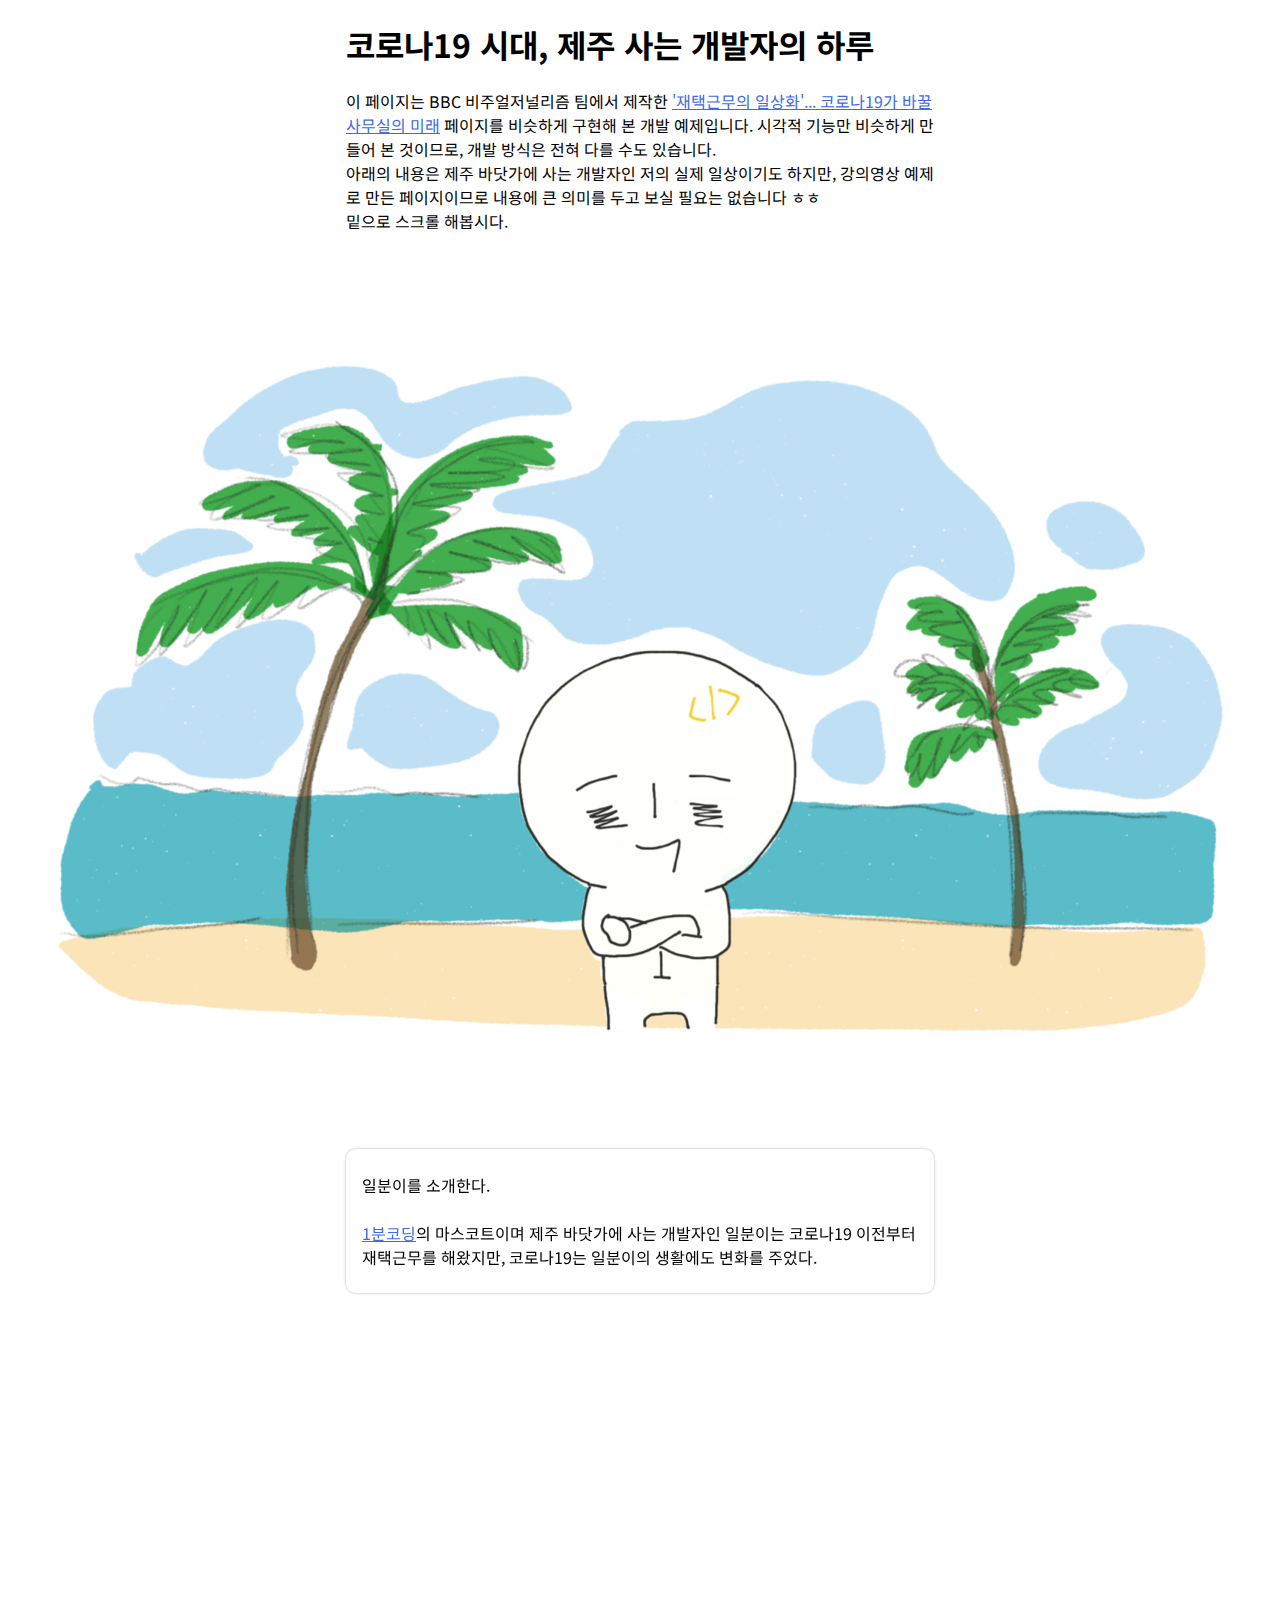
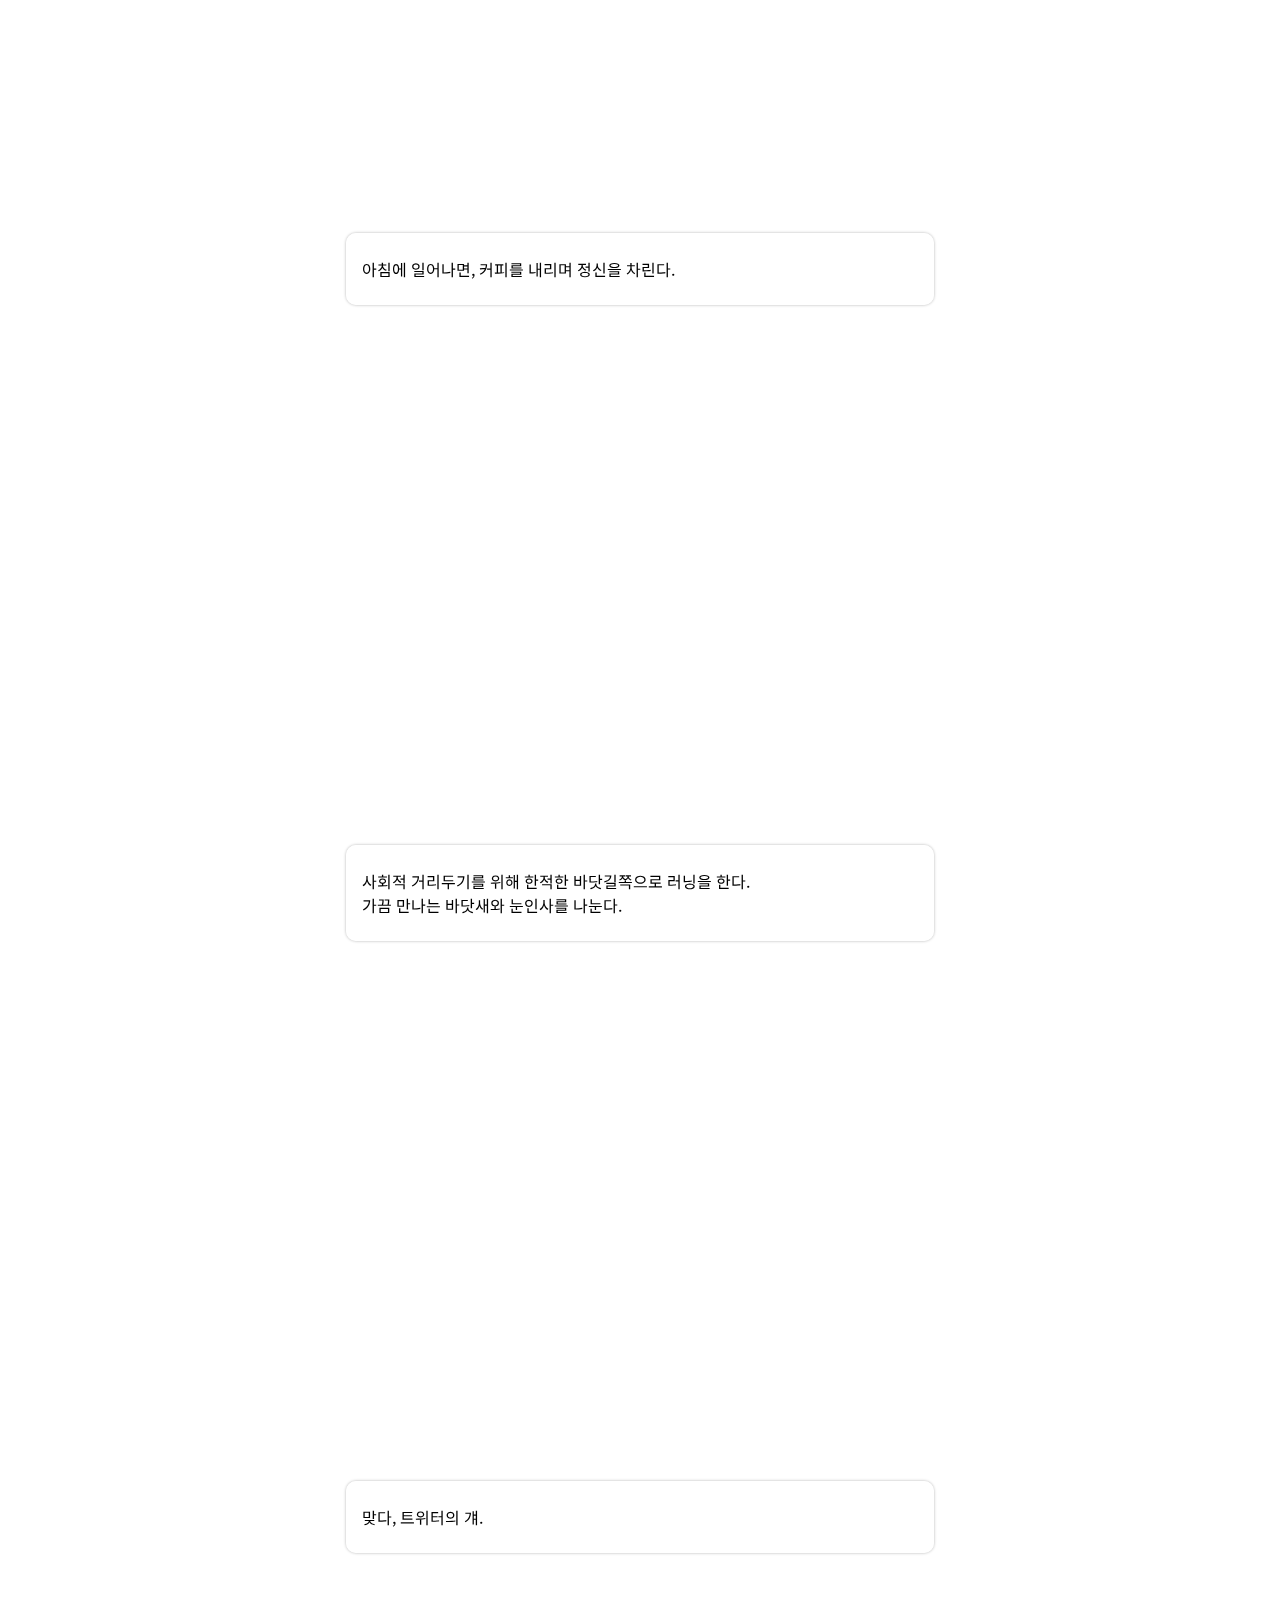
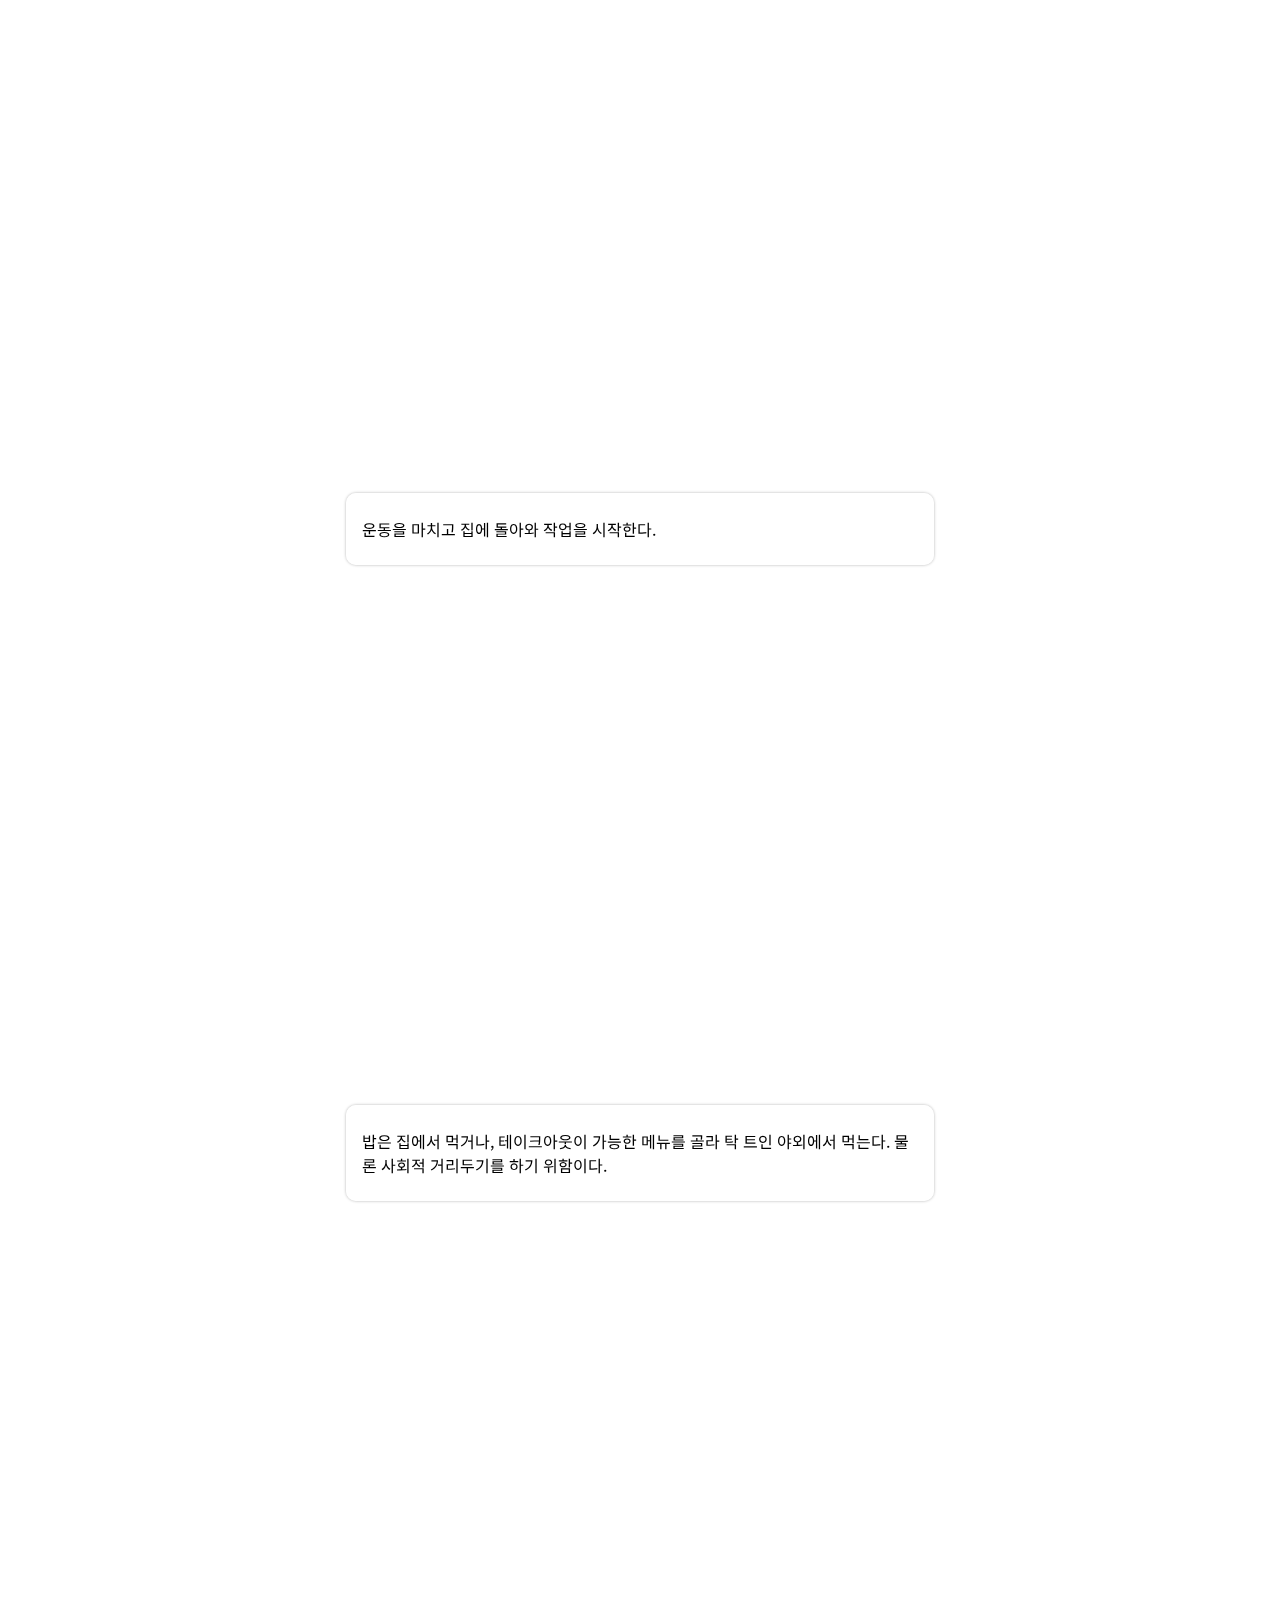
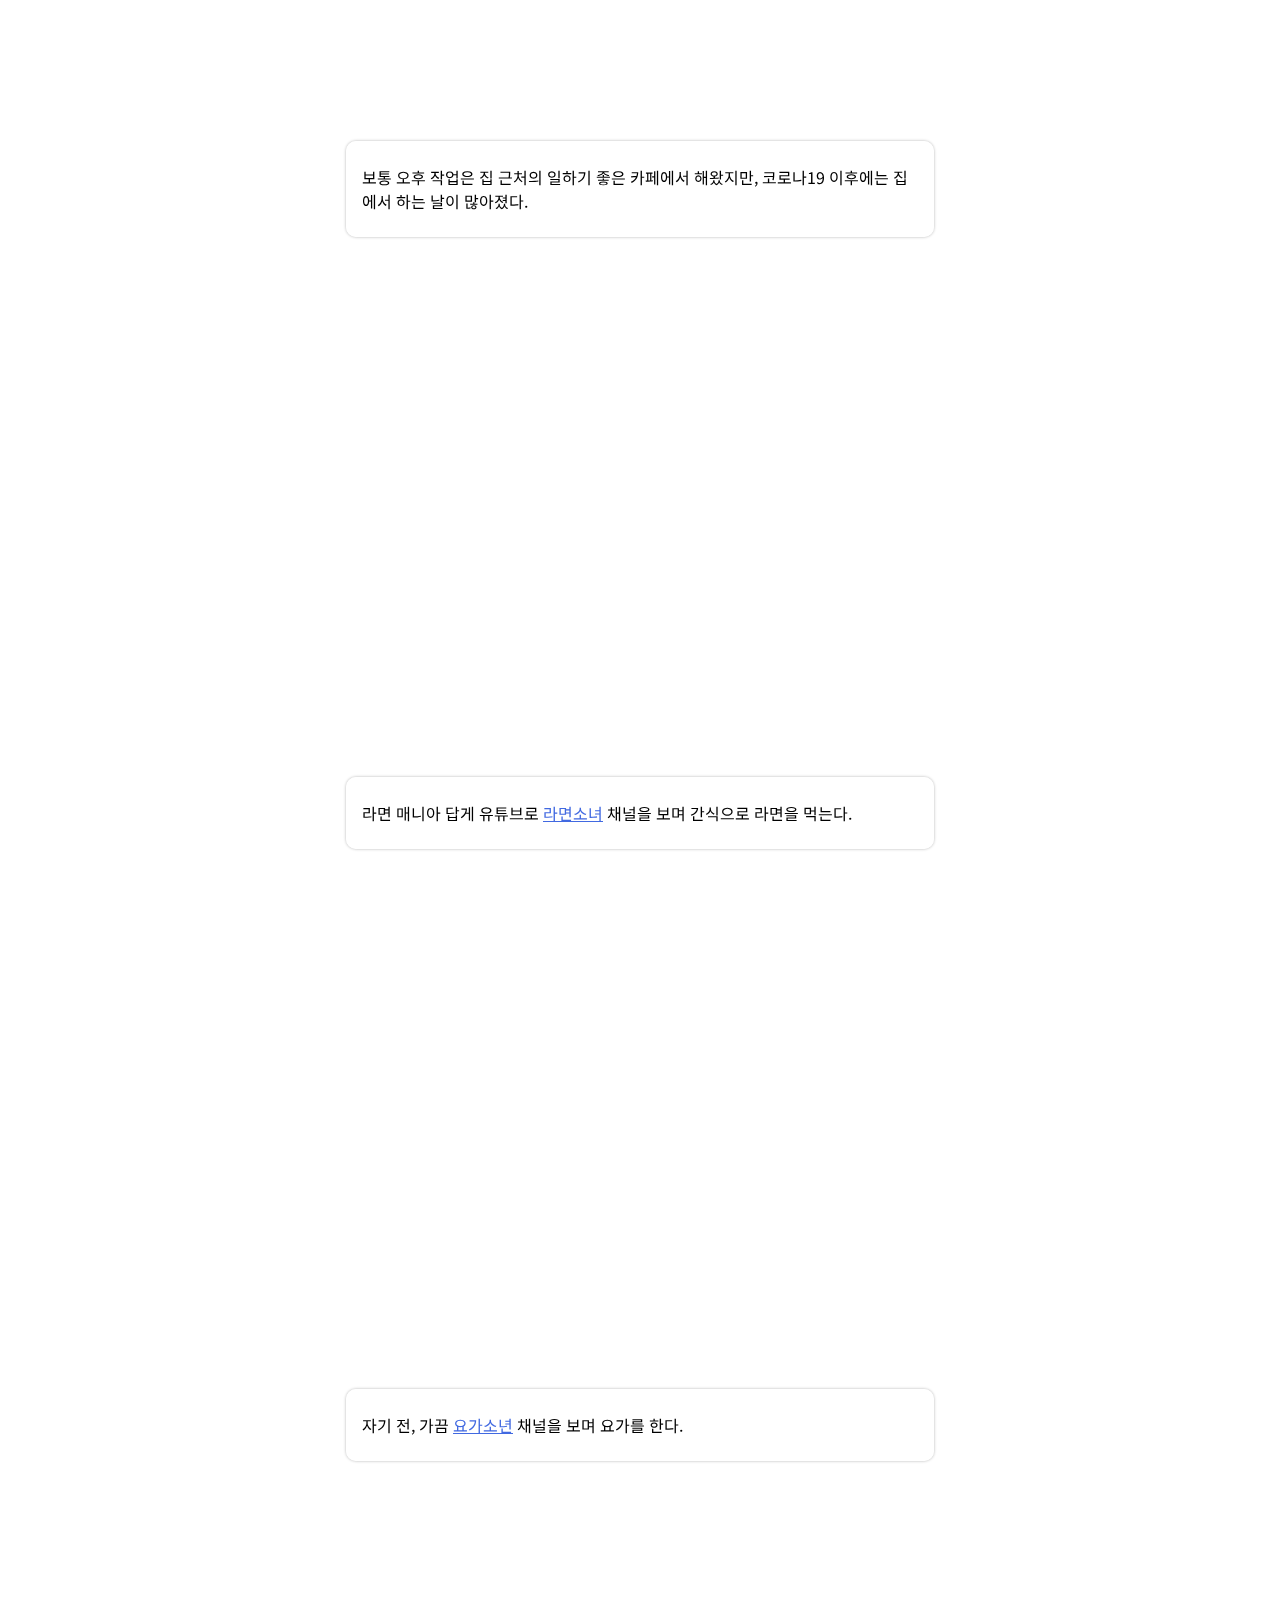
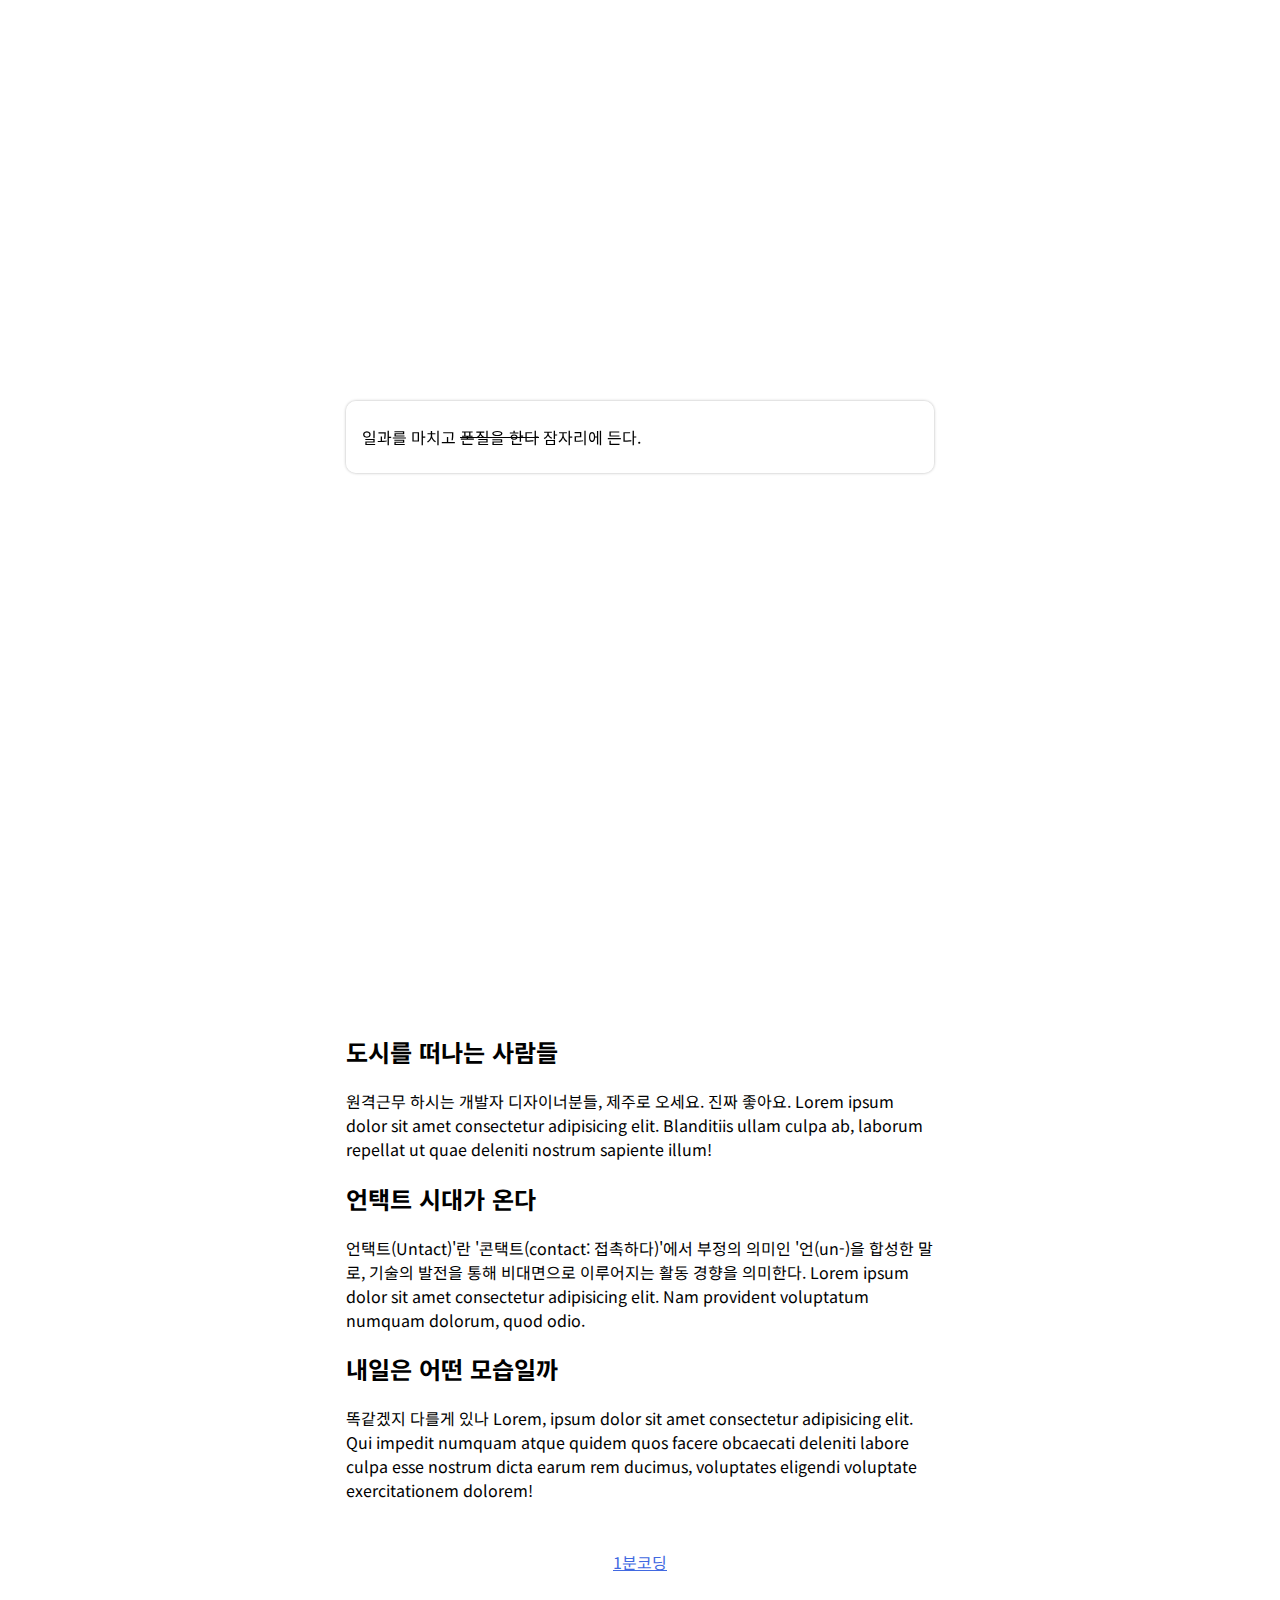
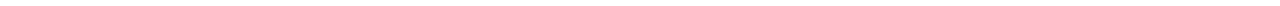
<file: interactive/index.html>
<!DOCTYPE html>
<html lang="ko">
<head>
    <meta charset="UTF-8">
    <meta http-equiv="X-UA-Compatible" content="IE=edge">
    <meta name="viewport" content="width=device-width, initial-scale=1.0">
    <title>BBC Interactive Animation</title>

    <link href="https://fonts.googleapis.com/css2?family=Noto+Sans+KR:wght@400;700&display=swap" rel="stylesheet">
    <link rel="stylesheet" href="index.css">
    <script defer src="index.js"></script>
</head>
<body>
	<header class="header">
		<div class="global-width">
			<h1 class="page-title">코로나19 시대, 제주 사는 개발자의 하루</h1>
			<p>
				이 페이지는 BBC 비주얼저널리즘 팀에서 제작한 <a href="https://www.bbc.com/korean/resources/idt-48d3c9a7-4063-4289-9726-611b5ea9d7b5" target="_blank">'재택근무의 일상화'... 코로나19가 바꿀 사무실의 미래</a> 페이지를 비슷하게 구현해 본 개발 예제입니다. 시각적 기능만 비슷하게 만들어 본 것이므로, 개발 방식은 전혀 다를 수도 있습니다.<br>아래의 내용은 제주 바닷가에 사는 개발자인 저의 실제 일상이기도 하지만, 강의영상 예제로 만든 페이지이므로 내용에 큰 의미를 두고 보실 필요는 없습니다 ㅎㅎ<br>밑으로 스크롤 해봅시다.
			</p>
		</div>
	</header>
	<section class="scroll-content">
		<div class="scroll-graphic">
			<div class="graphic-item"><img class="scene-img" src="images/00.png" alt=""></div>
			<div class="graphic-item"><img class="scene-img" src="images/01.png" alt=""></div>
			<div class="graphic-item" data-action="birdFlies">
                <!-- HTML에 선언-->
				<img class="bird" src="images/bird.gif" data-action="birdFlies" alt="">
				<img class="scene-img" src="images/02.png" alt="">
			</div>
			<div class="graphic-item"><img class="scene-img" src="images/bird.gif" alt=""></div>
			<div class="graphic-item"><img class="scene-img" src="images/03.png" alt=""></div>
			<div class="graphic-item" data-action="birdFlies2">
				<img class="bird" src="images/bird.gif" data-action="birdFlies2" alt="">
				<img class="scene-img" src="images/04.png" alt="">
			</div>
            <div class="graphic-item"><img class="scene-img" src="images/05.png" alt=""></div>
			<div class="graphic-item"><img class="scene-img" src="images/06.png" alt=""></div>
			<div class="graphic-item"><img class="scene-img" src="images/07.png" alt=""></div>
			<div class="graphic-item"><img class="scene-img" src="images/08.png" alt=""></div>
		</div>
		<div class="scroll-text global-width">
			<div class="step">
				<p>
					일분이를 소개한다.<br><br><a href="https://studiomeal.com" target="_blank">1분코딩</a>의 마스코트이며 제주 바닷가에 사는 개발자인 일분이는 코로나19 이전부터 재택근무를 해왔지만, 코로나19는 일분이의 생활에도 변화를 주었다.
				</p>
			</div>
			<div class="step">
				<p>
					아침에 일어나면, 커피를 내리며 정신을 차린다.
				</p>
			</div>
			<div class="step">
				<p>
					사회적 거리두기를 위해 한적한 바닷길쪽으로 러닝을 한다.<br>가끔 만나는 바닷새와 눈인사를 나눈다.
				</p>
			</div>
			<div class="step">
				<p>
					맞다, 트위터의 걔.
				</p>
			</div>
			<div class="step">
				<p>
					운동을 마치고 집에 돌아와 작업을 시작한다.
				</p>
			</div>
			<div class="step">
				<p>
					밥은 집에서 먹거나, 테이크아웃이 가능한 메뉴를 골라 탁 트인 야외에서 먹는다. 물론 사회적 거리두기를 하기 위함이다.
				</p>
			</div>
			<div class="step">
				<p>
					보통 오후 작업은 집 근처의 일하기 좋은 카페에서 해왔지만, 코로나19 이후에는 집에서 하는 날이 많아졌다.
				</p>
			</div>
			<div class="step">
				<p>
					라면 매니아 답게 유튜브로 <a href="https://www.youtube.com/channel/UCYzTR8jV9_xv1p25N2dNBQQ" target="_blank">라면소녀</a> 채널을 보며 간식으로 라면을 먹는다.
				</p>
			</div>
			<div class="step">
				<p>
					자기 전, 가끔 <a href="https://www.youtube.com/channel/UCkTRKCuFrRiXQm_gMG1uDvg" target="_blank">요가소년</a> 채널을 보며 요가를 한다.
				</p>
			</div>
			<div class="step">
				<p>
					일과를 마치고 <span class="strikethrough">폰질을 한다</span> 잠자리에 든다.
				</p>
			</div>
		</div>
	</section>
	<section class="normal-content global-width">
		<h2>도시를 떠나는 사람들</h2>
		<p>원격근무 하시는 개발자 디자이너분들, 제주로 오세요. 진짜 좋아요. Lorem ipsum dolor sit amet consectetur adipisicing elit. Blanditiis ullam culpa ab, laborum repellat ut quae deleniti nostrum sapiente illum!</p>
		<h2>언택트 시대가 온다</h2>
		<p>언택트(Untact)'란 '콘택트(contact: 접촉하다)'에서 부정의 의미인 '언(un-)을 합성한 말로, 기술의 발전을 통해 비대면으로 이루어지는 활동 경향을 의미한다. Lorem ipsum dolor sit amet consectetur adipisicing elit. Nam provident voluptatum numquam dolorum, quod odio.</p>
		<h2>내일은 어떤 모습일까</h2>
		<p>똑같겠지 다를게 있나 Lorem, ipsum dolor sit amet consectetur adipisicing elit. Qui impedit numquam atque quidem quos facere obcaecati deleniti labore culpa esse nostrum dicta earum rem ducimus, voluptates eligendi voluptate exercitationem dolorem!</p>
	</section>
	<footer class="global-footer">
		<a href="https://www.youtube.com/channel/UC_s1FC7s5YVwDImzv-WG93Q" target="blank">1분코딩</a>
	</footer>
</body>
</html>
</file>
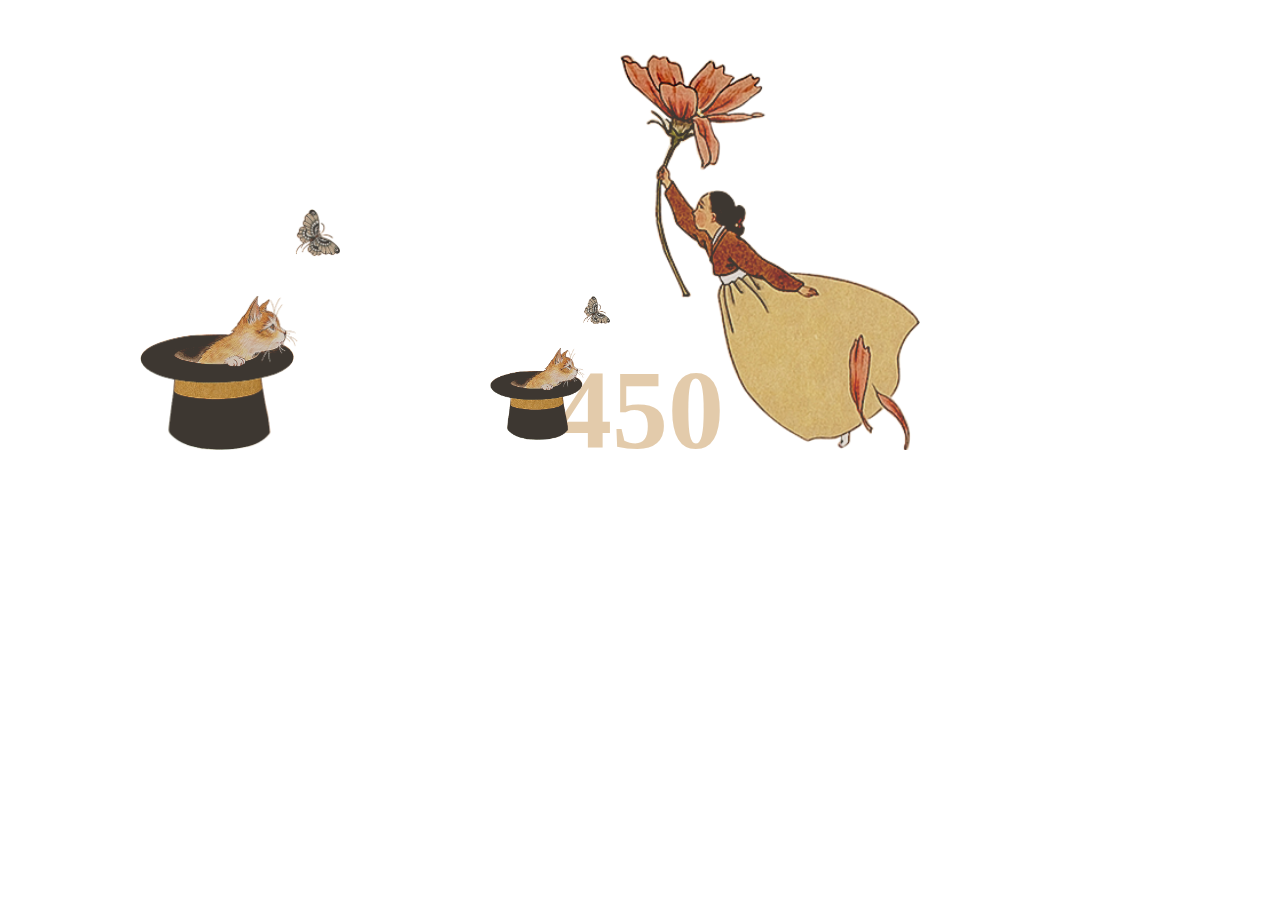
<file: requestAnimationFrame/index.html>
<!DOCTYPE html>
<html lang="ko">

<head>
    <meta charset="UTF-8">
    <meta name="author" content="studiumx">
    <meta name="description" content="studium.ai">
    <meta http-equiv="X-UA-conpatible" content="IE-edge">
    <meta name="viewport" content="width=device-width, initial-scale=1.0">
    <title>requestAnimationFrame</title>

    <!-- S : FONT -->
    <link href="https://fonts.googleapis.com/css?family=Noto+Sans+KR&display=swap" rel="stylesheet">
    <link href="https://fonts.googleapis.com/css?family=Noto+Sans+KR:100,300,400,500,700,900&display=swap"
        rel="stylesheet">
    <link href="https://fonts.googleapis.com/css?family=Noto+Serif+KR:400,500,700&display=swap" rel="stylesheet">
    <!--// E : FONT -->

    <!-- S : CSS -->
    <link rel="stylesheet" href="./css/common.css">
    <!-- //E : CSS -->

    <!-- S : JS -->
    <script async src="./js/script.js"></script>
    <!--//E : JS -->

</head>

<body>
    <div id="wrap">
        <img class="ico-cat" src="./img/bg_el_today.png" alt="">
        <img class="img_hat" src="./img/bg_el_today.png" alt="X은">
        <img class="img_women" src="./img/bg_el_video.png" alt="X은">
        <div class="value">requestAnimationFrame</div>
    </div>
</body>

</html>
</file>
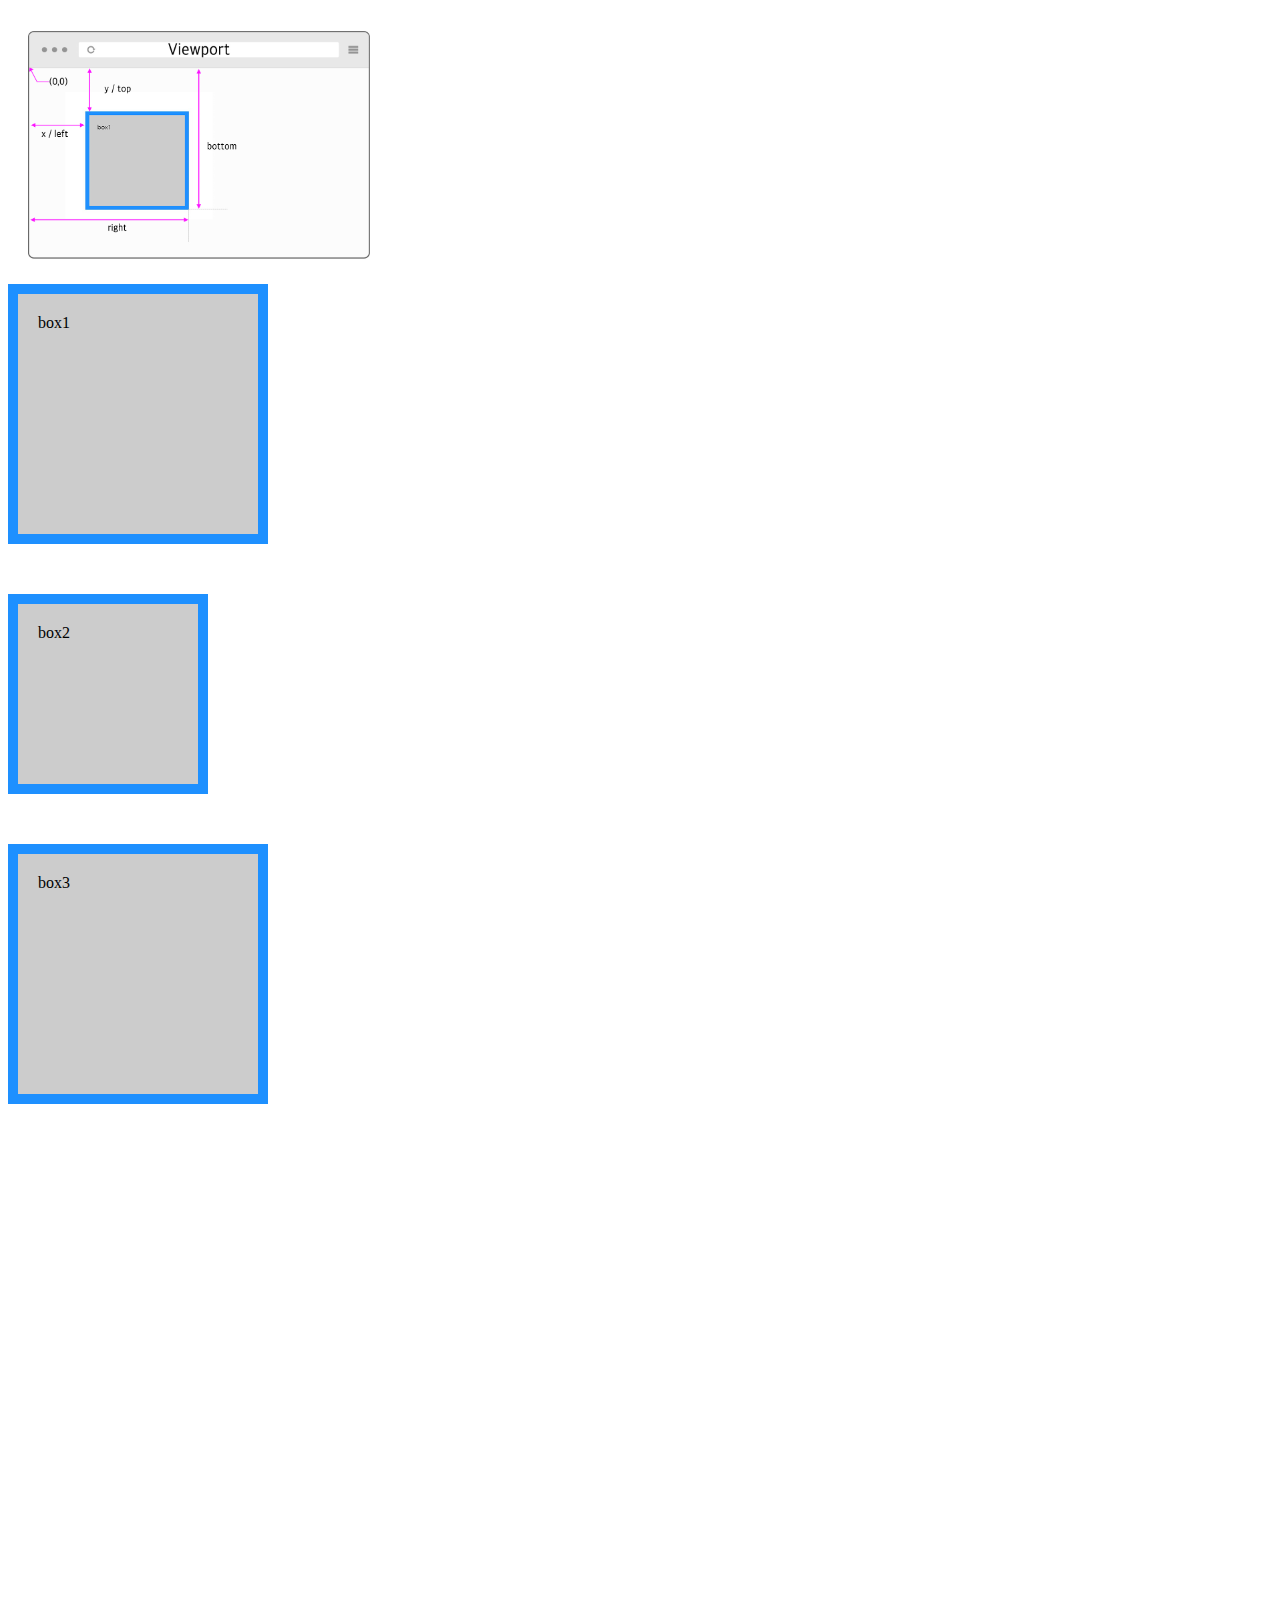
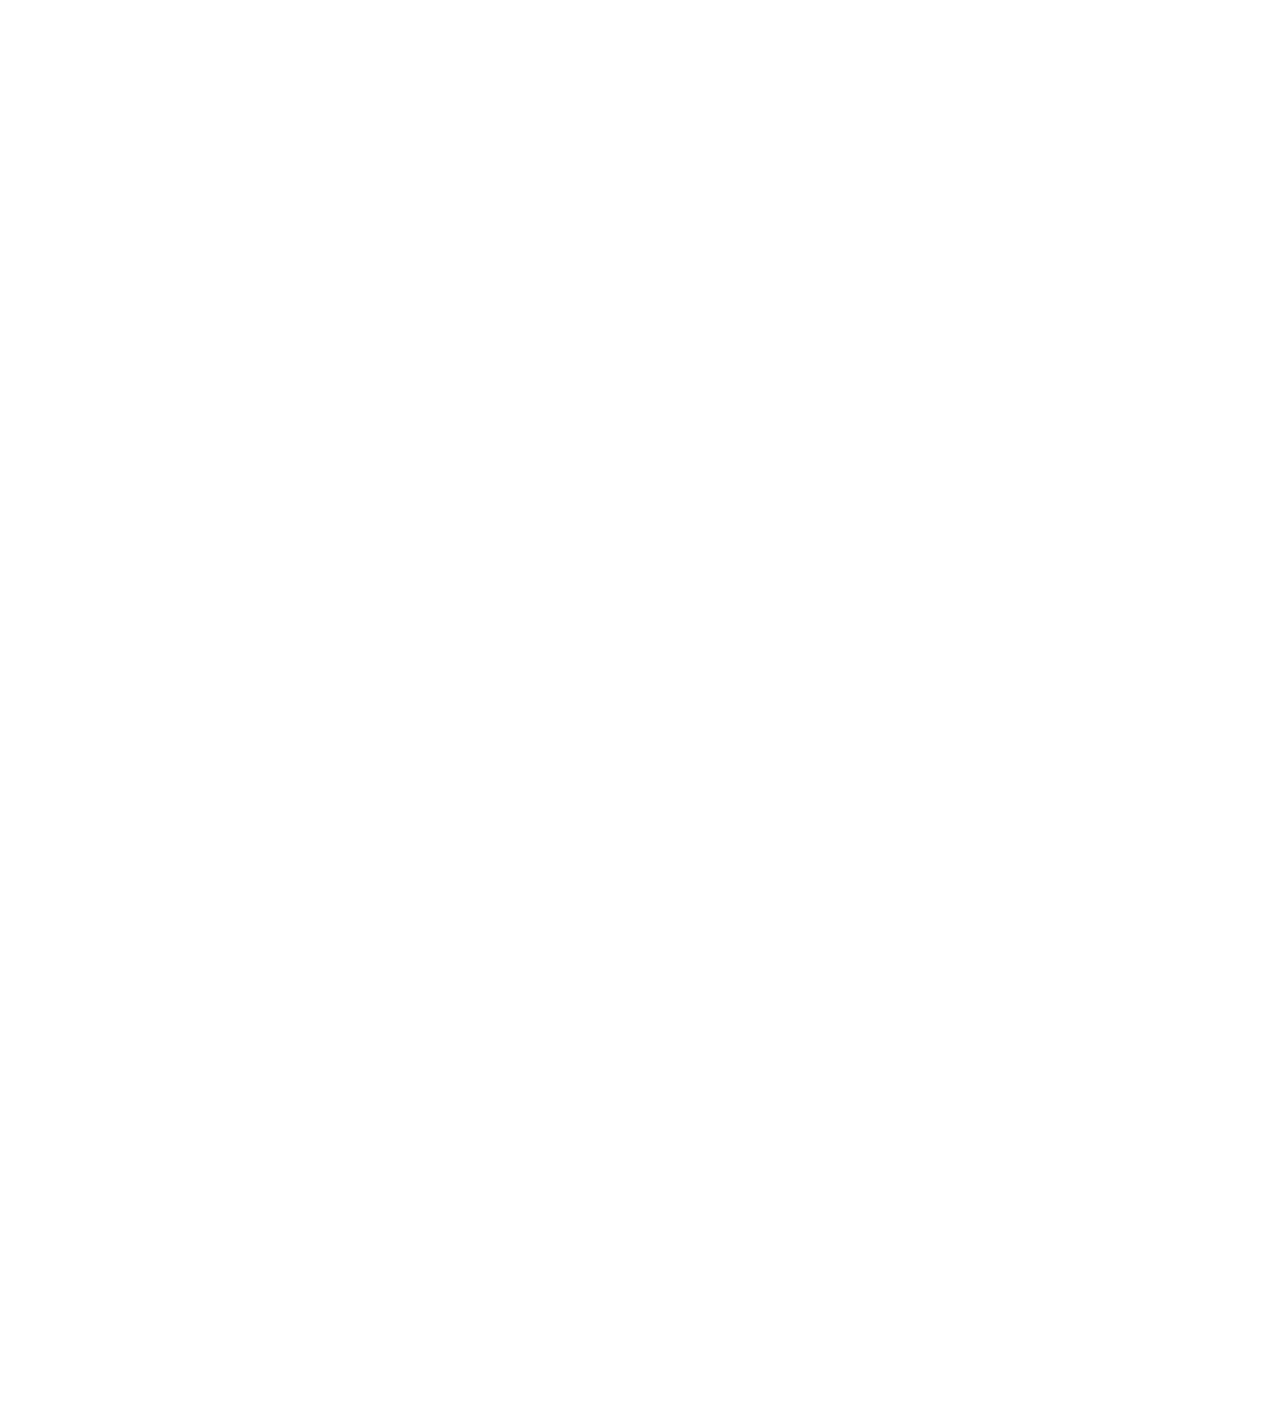
<file: scroll-topbtn/index.html>
<!DOCTYPE html>
<html lang="en">

<head>
  <meta charset="UTF-8">
  <meta name="viewport" content="width=device-width, initial-scale=1.0">
  <title>Document</title>
  <link rel="stylesheet" href="./css/common.css">
  <script async src="./js/index.js"></script>
</head>

<body>
  <div id="wrap">
    <img src="./img/getBoundingClientRect.PNG" alt="">

    <div class="box box1">box1</div>
    <div class="box box2">box2</div>
    <div class="box box3">box3</div>
  </div>


</body>

</html>
</file>
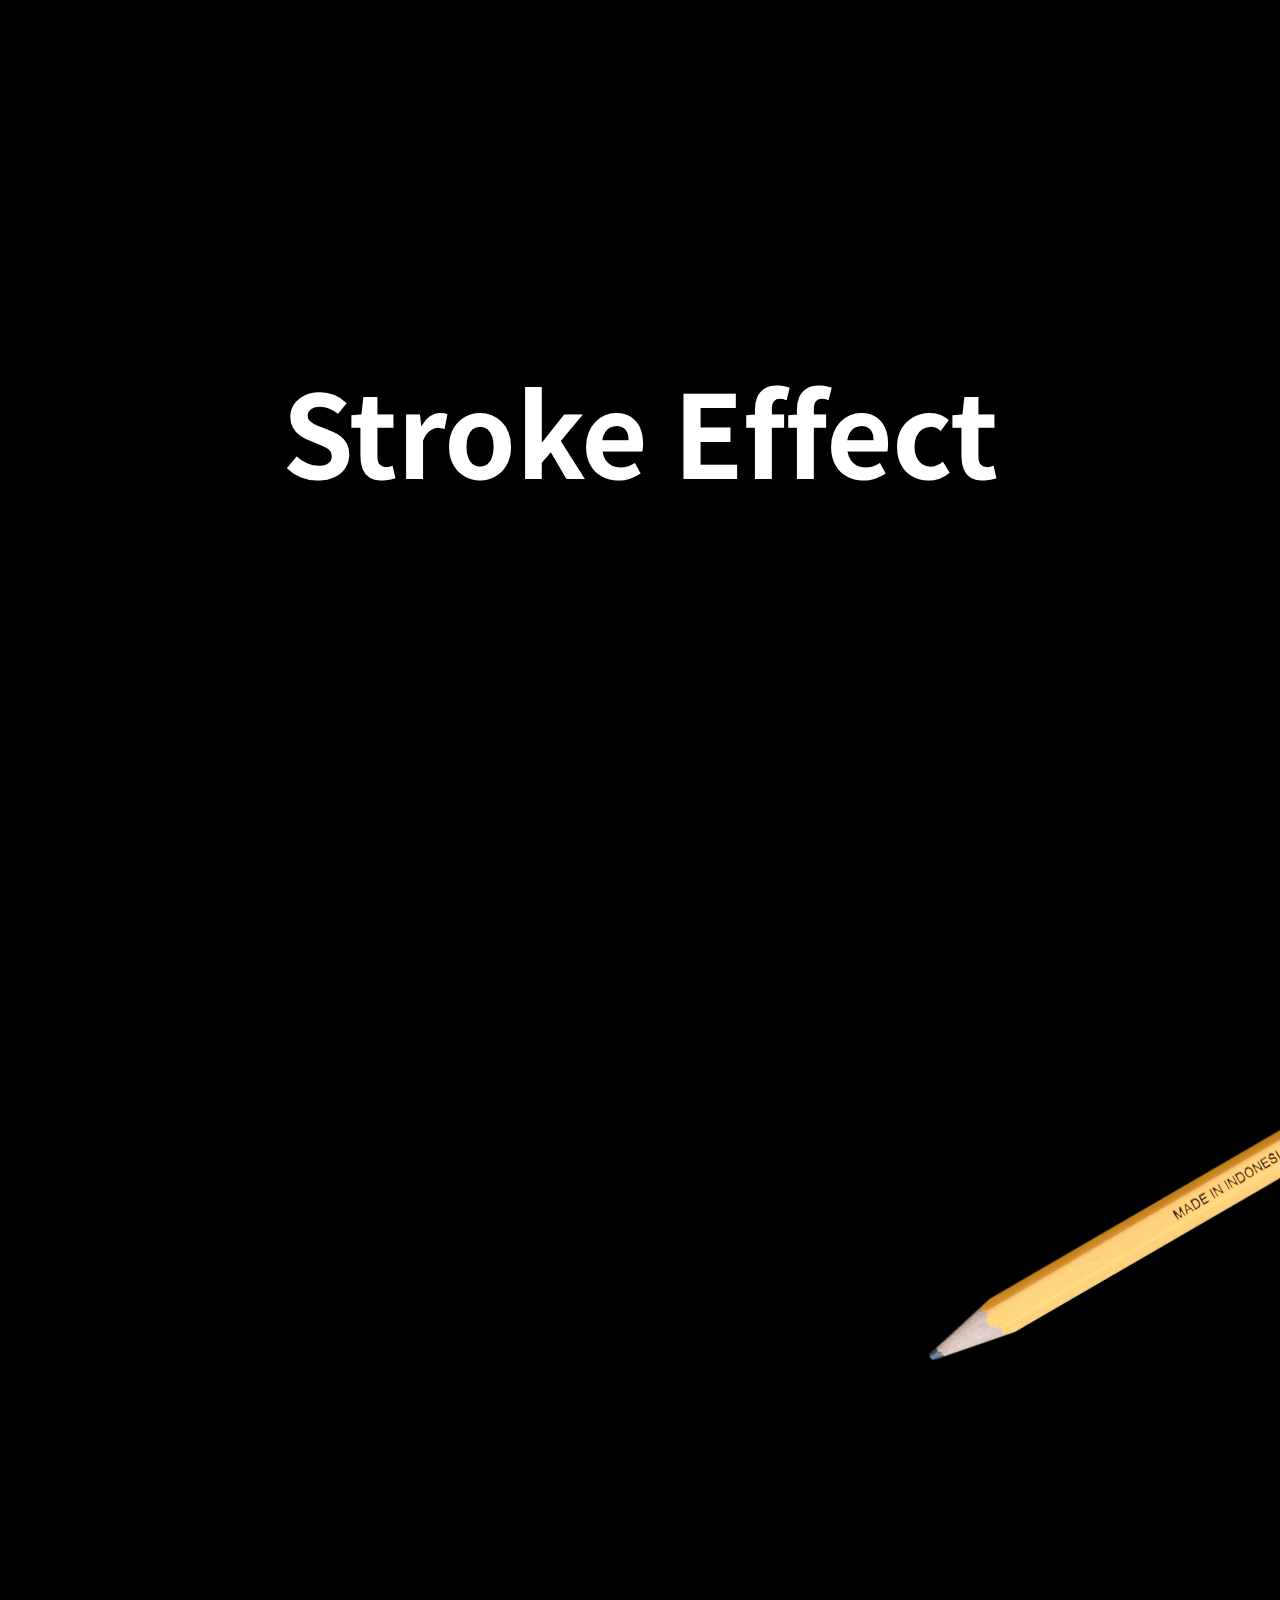
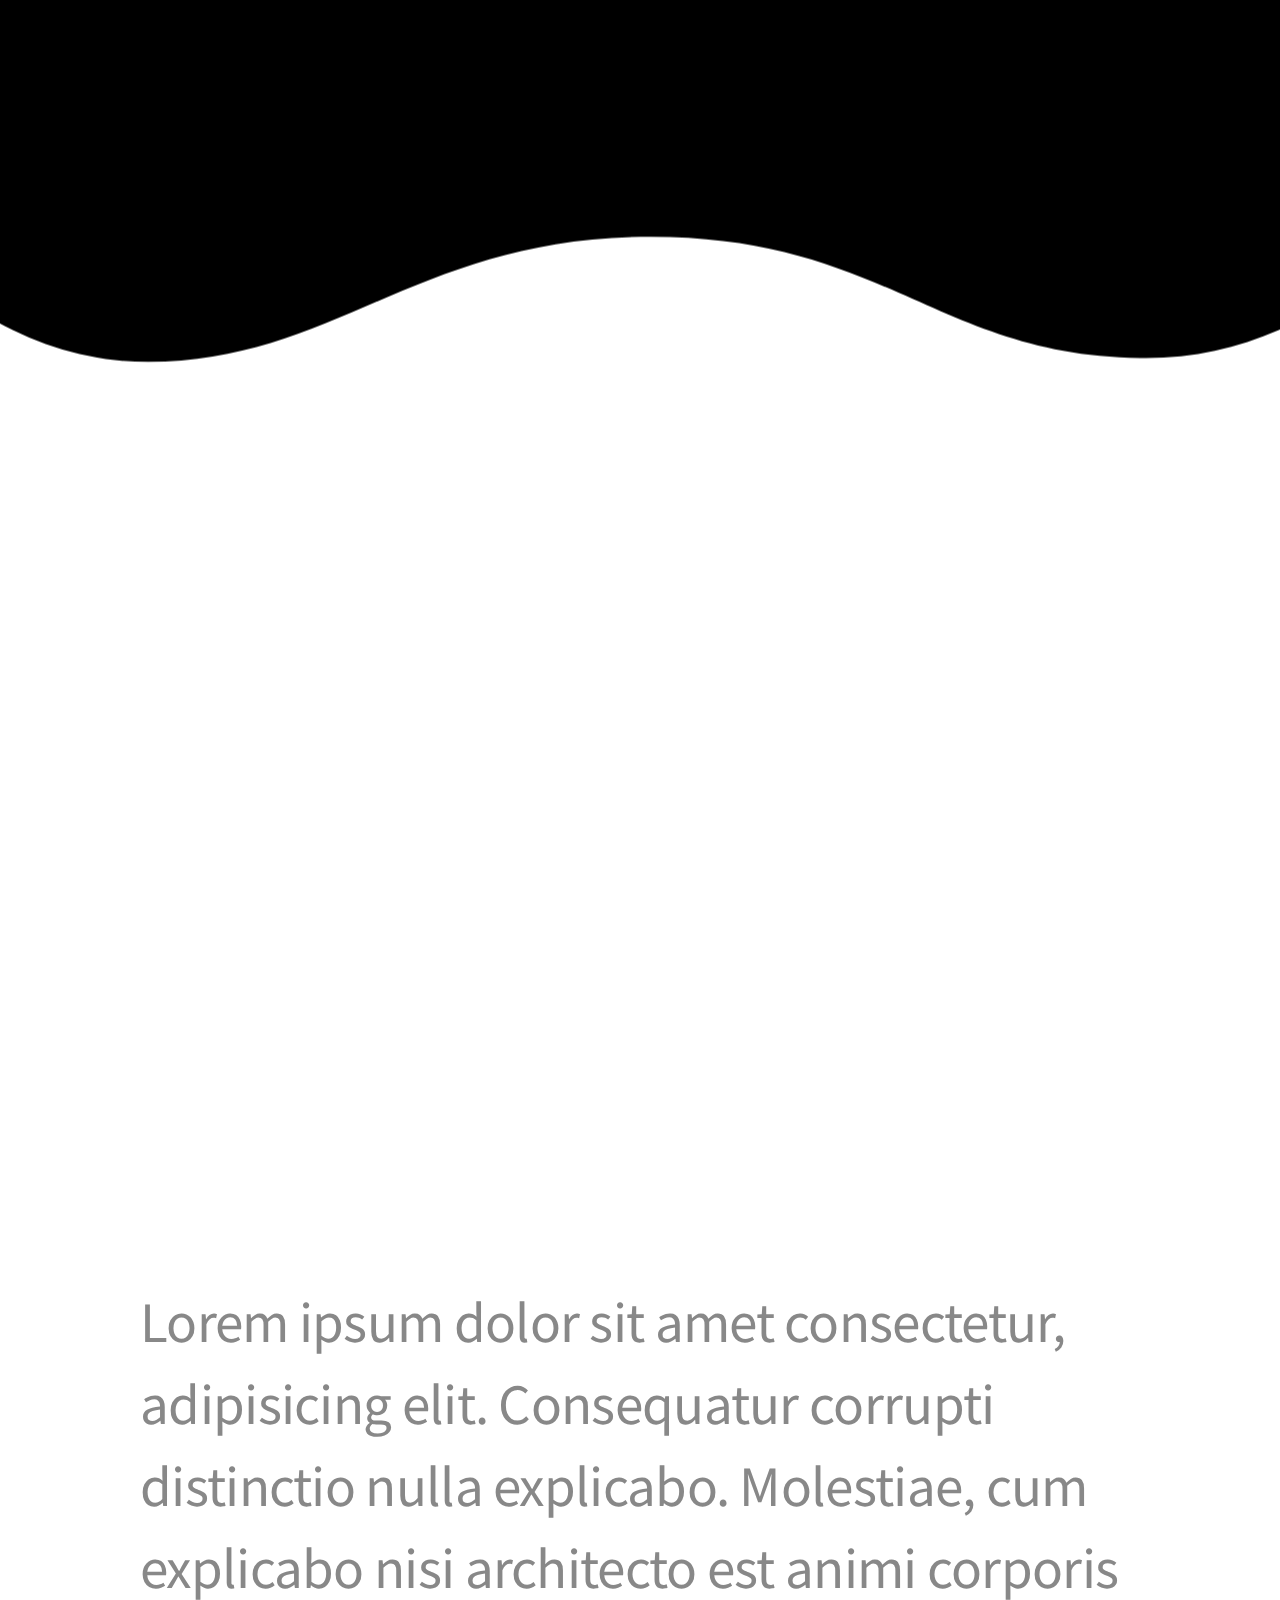
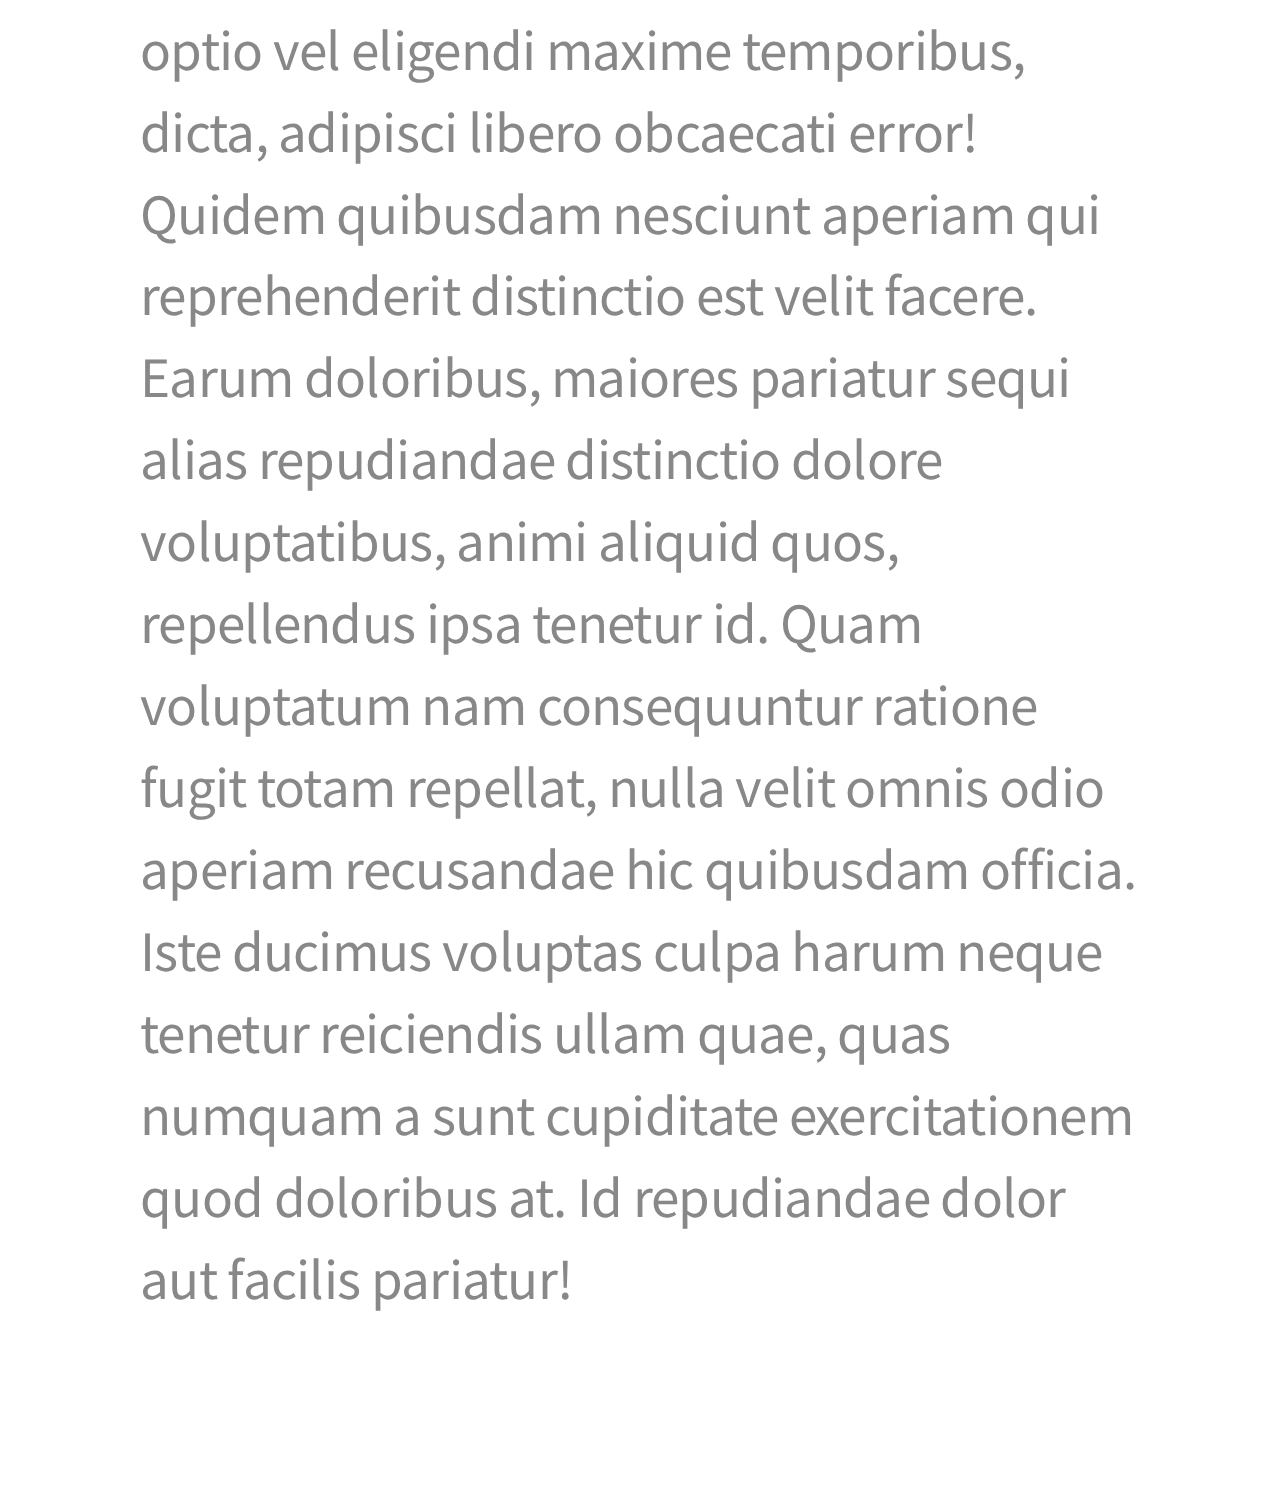
<file: stroke/index.html>
<!DOCTYPE html>
<html>

<head>
	<meta charset="UTF-8">
	<meta name="viewport" content="width=device-width, initial-scale=1.0">
	<meta http-equiv="X-UA-Compatible" content="ie=edge">
	<title>AirMug Pro</title>
	<link href="https://fonts.googleapis.com/css2?family=Noto+Sans+KR:wght@400;900&display=swap" rel="stylesheet">
	<link rel="stylesheet" href="css/default.css">
	<link rel="stylesheet" href="css/main.css">
</head>

<body class="before-load">
	<div class="loading">
		<svg class="loading-circle">
			<circle cx="50%" cy="50%" r="25"></circle>
		</svg>
	</div>
	<div class="container">
		<section class="scroll-section" id="scroll-section-0">
			<h1>Stroke Effect</h1>
			<object class="sticky-elem pencil-logo" data="images/pencil-logo.svg" type="image/svg+xml"></object>
			<div class="sticky-elem main-message a">
				<p>여기에</p>
			</div>
			<span class="sticky-elem ribbon-path">
				<svg id="Layer_1" xmlns="http://www.w3.org/2000/svg" viewBox="0 0 700 450">
					<path class="st1"
						d="M709,41.5c-194,38-387,122-455,159c-64.13,34.89-73.4,42.42,20,26c82.5-14.5,126.34-33.68,185-38 c47.5-3.5,69.22,7.98-11,39c-75,29-251,98-459,169">
					</path>
				</svg>
			</span>
			<div class="sticky-elem main-message b">
				<p>옵션으로</p>
			</div>
			<img class="sticky-elem pencil" src="images/pencil.png">
		</section>
		<div class="normal-content">
			<section>
				<p class="mid-message">
					Lorem ipsum dolor sit amet consectetur, adipisicing elit. Consequatur corrupti distinctio nulla explicabo.
					Molestiae, cum explicabo nisi architecto est animi corporis optio vel eligendi maxime temporibus, dicta,
					adipisci libero obcaecati error! Quidem quibusdam nesciunt aperiam qui reprehenderit distinctio est velit
					facere. Earum doloribus, maiores pariatur sequi alias repudiandae distinctio dolore voluptatibus, animi
					aliquid quos, repellendus ipsa tenetur id. Quam voluptatum nam consequuntur ratione fugit totam repellat,
					nulla velit omnis odio aperiam recusandae hic quibusdam officia. Iste ducimus voluptas culpa harum neque
					tenetur reiciendis ullam quae, quas numquam a sunt cupiditate exercitationem quod doloribus at. Id repudiandae
					dolor aut facilis pariatur!
				</p>
			</section>
		</div>
	</div>

	<script src="js/main.js"></script>
</body>

</html>
</file>
<file: interactive/index.css>
html{ font-family: 'Noto Sans KR', sans-serif; }
body{ margin:0; }
div, section, header, footer, p, h1, h2 { box-sizing: border-box; }
a{ color: royalblue; }
img { max-width:100%; height:auto; }

.global-width{ max-width:620px; margin:0 auto; padding:0 1rem; }
.scroll-graphic{ height:100vh; position:sticky; top:0; overflow-x:hidden; }
.graphic-item{ width:100%; height:100%; display:flex; align-items:center; justify-content:center; position:absolute; top:0; left:0; opacity:0; will-change:opacity; /* 바뀔거를 미리 알려주는 것 */ transition:0.5s; }
.visible{ opacity:1; }

.scene-img{ max-height:100vh; }
.scroll-text{ position:relative; padding-bottom:1px; } /* sticky < relative */
.step{ margin-bottom:60vh; padding:0.5rem 1rem; background-color:rgba(255,255,255,0.8); border-radius:10px; box-shadow:rgba(0, 0, 0, 0.3) 0 0 3px; }
.bird{ width:100px; position:absolute; left:0; bottom:70%; transition:1.5s 0.5s linear; transform:translateX(-100%); }
[data-index="5"] .bird{ left:30%; bottom:30%; }
.global-footer { padding:2rem 0; text-align:center; }
.strikethrough { text-decoration:line-through;}
</file>
<file: requestAnimationFrame/css/common.css>
* {
	margin: 0;
	padding: 0;
}
html,
body {
	height: 100%;
}
#wrap {
	display: flex;
	align-items: center;
	justify-content: center;
	height: 100%;
	margin: auto;
}
[class^='img'] {
	position: absolute;
	width: 300px;
	left: 50%;
	bottom: 0;
}
.img_women {
	margin-left: -20px;
}
.img_hat {
	width: 120px;
	margin-left: -150px;
}
[class^='ico'] {
	width: 200px;
	position: absolute;
	left: 50%;
	bottom: 0;
}
.ico-cat {
	margin-left: -50px;
}
.value {
	margin-top: -5rem;
	font-size: 7rem;
	font-weight: 600;
	text-align: center;
	color: rgba(212, 176, 128, 0.664);
}
</file>
<file: scroll-topbtn/css/common.css>
#wrap {
	height: 3000px;
}
#btn-top {
	cursor: pointer;
	opacity: 0;
	width: 40px;
	height: 40px;
	color: #fff;
	background-color: #000;
	position: fixed;
	bottom: 20px;
	right: 20px;
	border: 0;
	border-radius: 50%;
	font: bold 20px monospace;
	transition: opacity 0.5s, transform 0.5s;
}
#btn-top.show {
	opacity: 1;
	transition: opacity 1s, transform 1s;
}

.box {
	width: 200px;
	min-height: 200px;
	background-color: #ccc;
	margin-bottom: 50px;
	padding: 20px;
	border: 10px solid dodgerblue;
}

.box2 {
	box-sizing: border-box;
}
</file>
<file: stroke/css/default.css>
@charset 'utf-8';

html {
	font-family: 'Apple SD Gothic Neo', Roboto, 'Noto Sans KR', NanumGothic, 'Malgun Gothic', sans-serif;
	line-height: 1.2;
	word-wrap: break-word;
}
body {
	-webkit-font-smoothing: antialiased;
}
html,
body,
div,
span,
applet,
object,
iframe,
h1,
h2,
h3,
h4,
h5,
h6,
p,
blockquote,
pre,
a,
abbr,
acronym,
address,
big,
cite,
code,
del,
dfn,
em,
img,
ins,
kbd,
q,
s,
samp,
small,
strike,
strong,
sub,
sup,
tt,
var,
b,
u,
i,
center,
dl,
dt,
dd,
ol,
ul,
li,
fieldset,
form,
label,
legend,
table,
caption,
tbody,
tfoot,
thead,
tr,
th,
td,
article,
aside,
canvas,
details,
embed,
figure,
figcaption,
footer,
header,
hgroup,
menu,
nav,
output,
ruby,
section,
summary,
time,
mark,
audio,
video {
	margin: 0;
	padding: 0;
	border: 0;
}
article,
aside,
details,
figcaption,
figure,
footer,
header,
hgroup,
menu,
nav,
section {
	display: block;
}
div,
span,
article,
section,
header,
footer,
aside,
p,
ul,
li,
fieldset,
legend,
label,
a,
nav,
form {
	box-sizing: border-box;
}
ol,
ul,
li {
	list-style: none;
}
table {
	border-collapse: collapse;
	border-spacing: 0;
}
img {
	max-width: 100%;
	height: auto;
	border: 0;
}
button {
	border: 0;
	background: transparent;
	cursor: pointer;
}
</file>
<file: stroke/css/main.css>
@charset 'utf-8';

html {
	font-family: 'Noto Sans KR', sans-serif;
	font-size: 14px;
}
body {
	overflow-x: hidden;
	color: rgb(29, 29, 31);
	letter-spacing: -0.05em;
	background: white;
}
p {
	line-height: 1.6;
}
a {
	color: rgb(29, 29, 31);
	text-decoration: none;
}

.container {
	/* iPhone 가로 스크롤 방지 */
	overflow-x: hidden;
}
.scroll-section {
	position: relative;
	padding-top: 50vh;
	color: #fff;
}
#scroll-section-0 h1 {
	position: relative;
	top: -10vh;
	z-index: 5;
	font-size: 3.5rem;
	text-align: center;
}
.main-message {
	top: 40vh;
	font-size: 2.5rem;
	opacity: 0;
}
.main-message.b {
	font-size: 3.5rem;
}
.main-message.c {
	font-size: 4.5rem;
}
.main-message p {
	font-weight: bold;
	text-align: center;
	line-height: 1.2;
}
.main-message small {
	display: block;
	margin-bottom: 0.5em;
	font-size: 1.2rem;
}
.mid-message {
	max-width: 1000px;
	margin: 0 auto;
	padding: 0 1rem;
	font-size: 2rem;
	color: #888;
}
.sticky-elem {
	display: none;
	position: fixed;
	left: 0;
	width: 100%;
}
#show-scene-0 #scroll-section-0 .sticky-elem,
#show-scene-1 #scroll-section-1 .sticky-elem {
	display: block;
	will-change: transform, opacity;
}
.scroll-effect-end .sticky-elem {
	/* 스크롤 효과가 모두 끝나고, 아래 일반 콘텐츠 영역에서는 sticky-elem들을 모두 안보이도록 */
	display: none !important;
}
.normal-content {
	padding: 20vh 0;
}
.loading {
	display: flex;
	align-items: center;
	justify-content: center;
	position: fixed;
	top: 0;
	right: 0;
	bottom: 0;
	left: 0;
	z-index: 100;
	background: white;
	opacity: 0;
	transition: 0.5s;
}
.before-load .container {
	display: none;
}
.before-load .loading {
	opacity: 1;
}
@keyframes loading-spin {
	100% {
		transform: rotate(360deg);
	}
}
@keyframes loading-circle-ani {
	0% {
		stroke-dashoffset: 157;
	}
	75% {
		stroke-dashoffset: -147;
	}
	100% {
		stroke-dashoffset: -157;
	}
}
.loading-circle {
	width: 54px;
	height: 54px;
	animation: loading-spin 3s infinite;
}
.loading-circle circle {
	stroke: black;
	stroke-width: 4;
	/* getTotalLength()로 stroke의 길이를 얻어올 수 있음 */
	stroke-dasharray: 157, 157;
	stroke-dashoffset: 0;
	fill: transparent;
	animation: loading-circle-ani 1s infinite;
}

.pencil-logo {
	left: 50%;
	top: 50%;
	width: 1000vw;
	transform: translate(-10%, -50%);
}
.pencil {
	left: auto;
	top: auto;
	right: -10%;
	bottom: -80%;
	width: 3.5vw;
	transform: rotate(-120deg);
}
.ribbon-path {
	left: 50%;
	top: 50%;
	min-width: 850px;
	transform: translate(-50%, -50%);
}
.ribbon-path path {
	fill: none;
	stroke: #ff0044;
	stroke-width: 62;
	stroke-linecap: round;
	stroke-linejoin: round;
	stroke-dasharray: 1401, 1401;
	stroke-dashoffset: 1401;
}

@media (min-width: 1024px) {
	#scroll-section-0 h1 {
		font-size: 9vw;
	}
	.main-message {
		font-size: 4vw;
	}
	.main-message.b {
		font-size: 7vw;
	}
	.main-message.c {
		font-size: 10vw;
	}
	.main-message small {
		font-size: 1.5vw;
	}
	.mid-message {
		width: 1000px;
		padding: 0;
		font-size: 4vw;
	}
}
</file>
